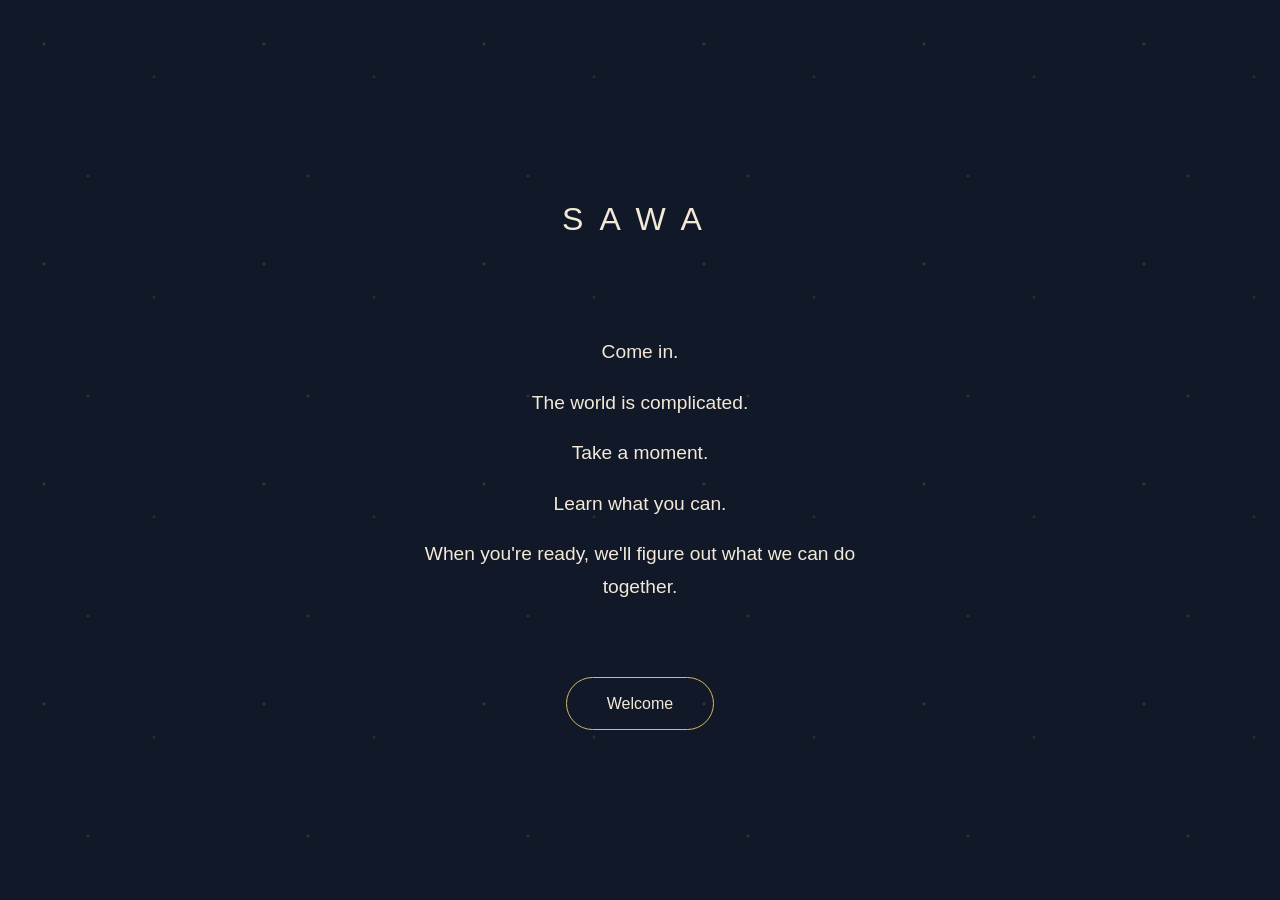
<file: index.html>
<!DOCTYPE html>
<html lang="en">

<head>
    <meta charset="UTF-8">
    <meta name="viewport" content="width=device-width, initial-scale=1.0">

    <title>Sawa</title>

    <link rel="stylesheet" href="style.css">
</head>

<body class="entrance">

<main class="door">

    <h1>SAWA</h1>

    <p class="welcome">
        Come in.
    </p>

    <p>
        The world is complicated.
    </p>

    <p>
        Take a moment.
    </p>

    <p>
        Learn what you can.
    </p>

    <p>
        When you're ready, we'll figure out
        what we can do together.
    </p>

    <a class="button" href="room.html">
        Welcome
    </a>

</main>

</body>

</html>
</file>
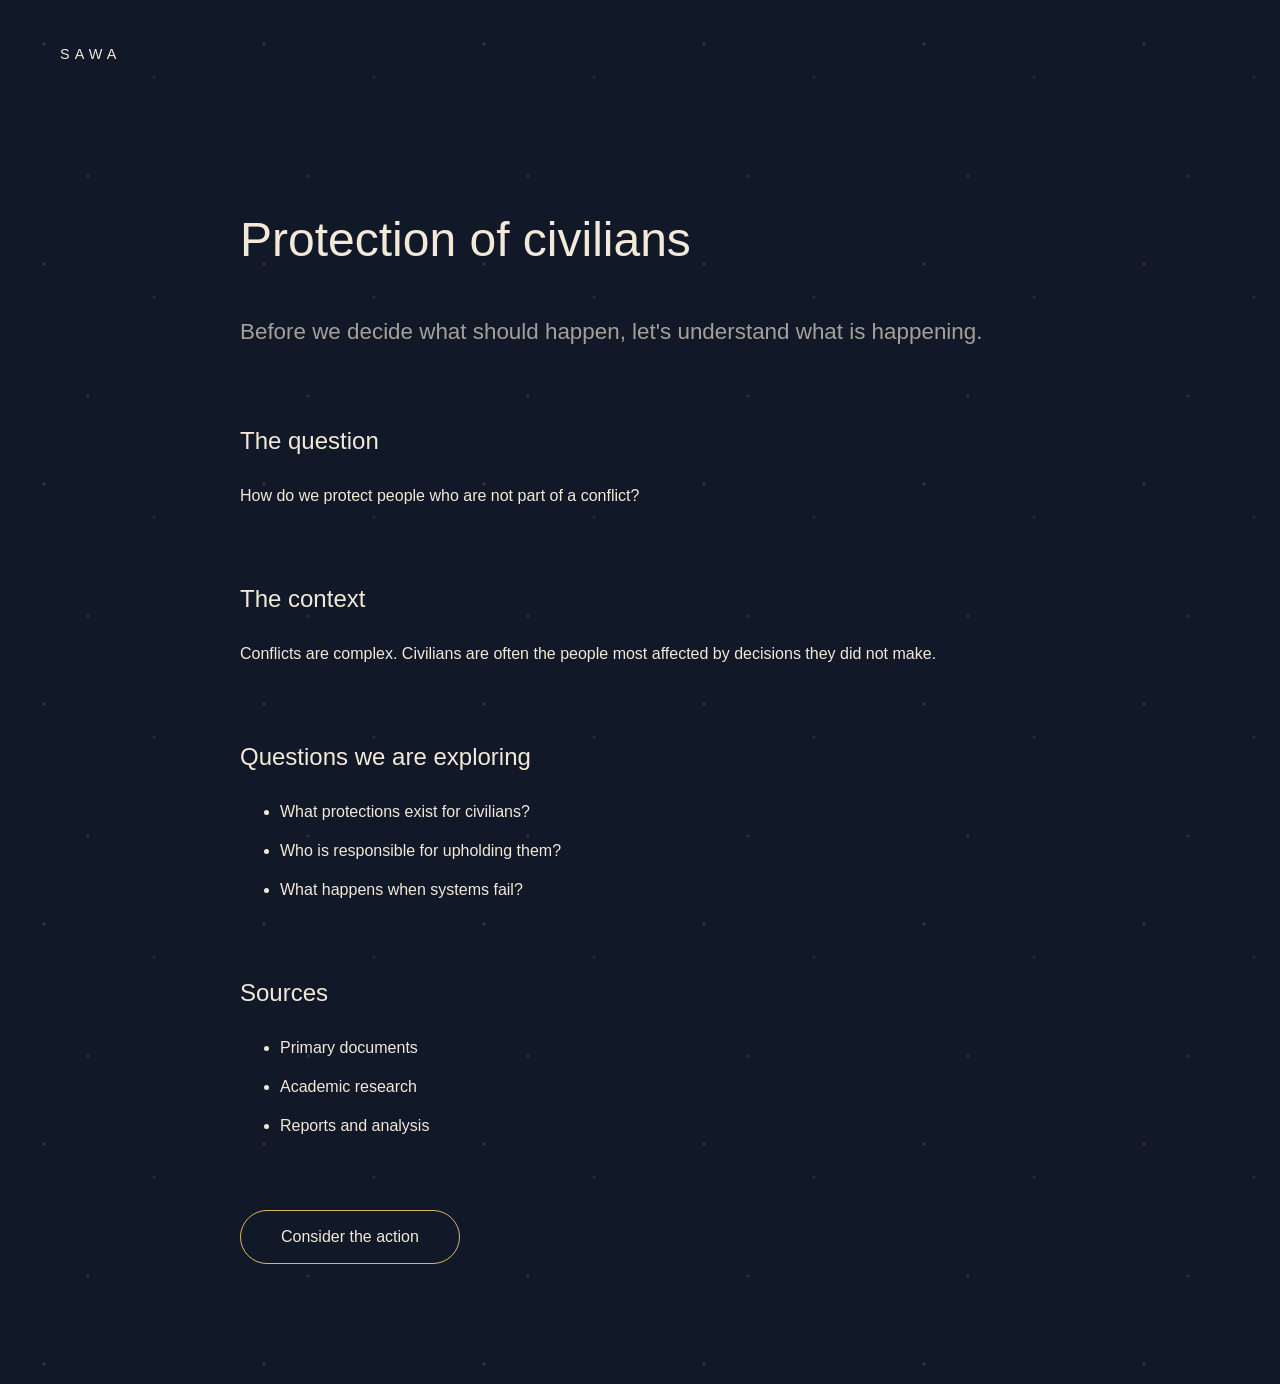
<file: Act.html>
<!DOCTYPE html>
<html lang="en">

<head>

<meta charset="UTF-8">
<meta name="viewport" content="width=device-width, initial-scale=1.0">

<title>Sawa — Explore</title>

<link rel="stylesheet" href="style.css">

</head>



<body>


<header>

<a class="logo" href="index.html">
SAWA
</a>

</header>



<main class="content">


<h1>
Protection of civilians
</h1>


<p class="lead">
Before we decide what should happen,
let's understand what is happening.
</p>




<section>

<h2>
The question
</h2>


<p>
How do we protect people who are not
part of a conflict?
</p>

</section>




<section>

<h2>
The context
</h2>


<p>
Conflicts are complex. Civilians are often
the people most affected by decisions they
did not make.
</p>

</section>





<section>

<h2>
Questions we are exploring
</h2>


<ul>

<li>
What protections exist for civilians?
</li>

<li>
Who is responsible for upholding them?
</li>

<li>
What happens when systems fail?
</li>

</ul>


</section>





<section>

<h2>
Sources
</h2>


<ul>

<li>
Primary documents
</li>

<li>
Academic research
</li>

<li>
Reports and analysis
</li>

</ul>


</section>




<a class="button" href="act.html">
Consider the action
</a>



</main>



</body>

</html>
</file>
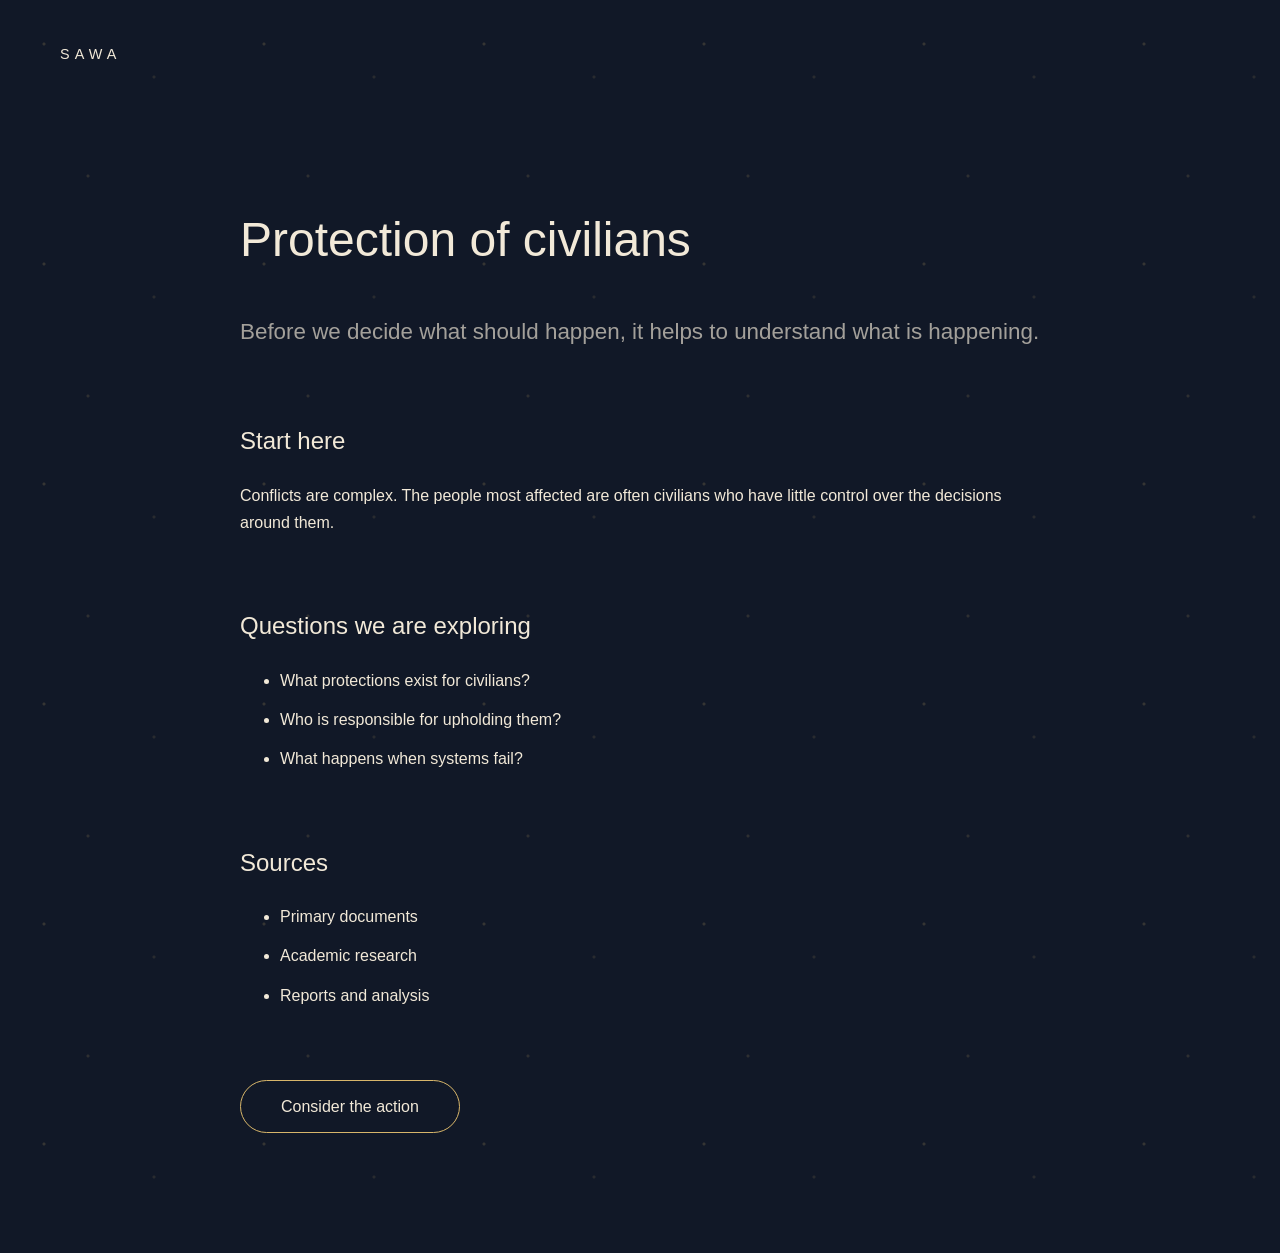
<file: Explore.html>
<!DOCTYPE html>
<html lang="en">
<head>
    <meta charset="UTF-8">
    <meta name="viewport" content="width=device-width, initial-scale=1.0">
    <title>Sawa — Explore</title>
    <link rel="stylesheet" href="style.css">
</head>

<body>

<header>
    <a href="index.html" class="logo">SAWA</a>
</header>


<main class="content">

<h1>Protection of civilians</h1>

<p class="lead">
    Before we decide what should happen,
    it helps to understand what is happening.
</p>


<h2>Start here</h2>

<p>
    Conflicts are complex. The people most affected are often
    civilians who have little control over the decisions around them.
</p>


<h2>Questions we are exploring</h2>

<ul>
    <li>What protections exist for civilians?</li>
    <li>Who is responsible for upholding them?</li>
    <li>What happens when systems fail?</li>
</ul>


<h2>Sources</h2>

<ul>
    <li>Primary documents</li>
    <li>Academic research</li>
    <li>Reports and analysis</li>
</ul>


<a class="button" href="act.html">
    Consider the action
</a>


</main>

</body>
</html>
</file>
<file: style.css>
body {
    outline: 10px solid red !important;
}:root {
    --night: #111827;
    --cream: #F2E9D8;
    --gold: #D8B66A;
    --wood: #8B6F47;
    --muted: rgba(242,233,216,0.65);
}


* {
    box-sizing: border-box;
}


body {

    margin: 0;

    min-height: 100vh;

    font-family: Inter, "Helvetica Neue", Arial, sans-serif;

    background:
        radial-gradient(circle at 20% 20%, rgba(216,182,106,0.18) 1px, transparent 2px),
        radial-gradient(circle at 70% 35%, rgba(216,182,106,0.12) 1px, transparent 2px),
        radial-gradient(circle at 40% 80%, rgba(216,182,106,0.15) 1px, transparent 2px),
        var(--night);

    background-size: 220px 220px;

    color: var(--cream);

    line-height: 1.7;

}


a {
    color: inherit;
}



/* ======================
   HEADER
====================== */


header {

    padding: 40px 60px;

}


.logo {

    text-decoration: none;

    letter-spacing: .35em;

    font-size: .9rem;

    font-weight: 500;

}



/* ======================
   ENTRANCE
====================== */


.entrance {

    display: flex;

    justify-content: center;

    align-items: center;

}


.door {

    max-width: 560px;

    text-align: center;

    padding: 80px 30px;

}


.door h1 {

    font-weight: 400;

    letter-spacing: .5em;

    margin-bottom: 90px;

}


.door p {

    font-size: 1.2rem;

    font-weight: 300;

    margin: 18px 0;

}


.welcome {

    font-size: 2.4rem;

}



/* ======================
   BUTTON
====================== */


.button {

    display: inline-block;

    margin-top: 55px;

    padding: 12px 40px;

    border: 1px solid var(--gold);

    border-radius: 30px;

    text-decoration: none;

    color: var(--cream);

    transition: background .3s ease;

}


.button:hover {

    background: rgba(216,182,106,0.15);

}



/* ======================
   ROOM
====================== */


.room,
.content {

    max-width: 900px;

    margin: auto;

    padding: 60px 50px 120px;

}



.room-title {

    margin-top: 50px;

    text-transform: uppercase;

    letter-spacing: .25em;

    font-size: .8rem;

    color: var(--muted);

}



.room-intro {

    max-width: 650px;

    margin-top: 30px;

    margin-bottom: 100px;

    font-size: 1.5rem;

    font-weight: 300;

}



/* ======================
   OBJECTS
====================== */


.object {

    max-width: 650px;

    margin: 75px 0;

}



.object-label {

    color: var(--gold);

    text-transform: uppercase;

    letter-spacing: .2em;

    font-size: .8rem;

}



.object h2 {

    font-weight: 400;

    font-size: 2rem;

    margin: 12px 0;

}



.object p {

    color: var(--muted);

}



.object a {

    display: inline-block;

    margin-top: 25px;

    text-decoration: none;

    border-bottom: 1px solid var(--gold);

}



/* ======================
   READING CONTENT
====================== */


.content h1 {

    font-size: 3rem;

    font-weight: 400;

}



.lead {

    font-size: 1.4rem;

    font-weight: 300;

    color: var(--muted);

}



.content h2 {

    margin-top: 70px;

    font-weight: 400;

}


.content li {

    margin-bottom: 12px;

}



/* ======================
   MOBILE
====================== */


@media(max-width:700px) {


    header {

        padding: 30px;

    }


    .door {

        padding: 50px 20px;

    }


    .room,
    .content {

        padding: 40px 25px 80px;

    }


}

body {
    outline: 10px solid red !important;
}
</file>
